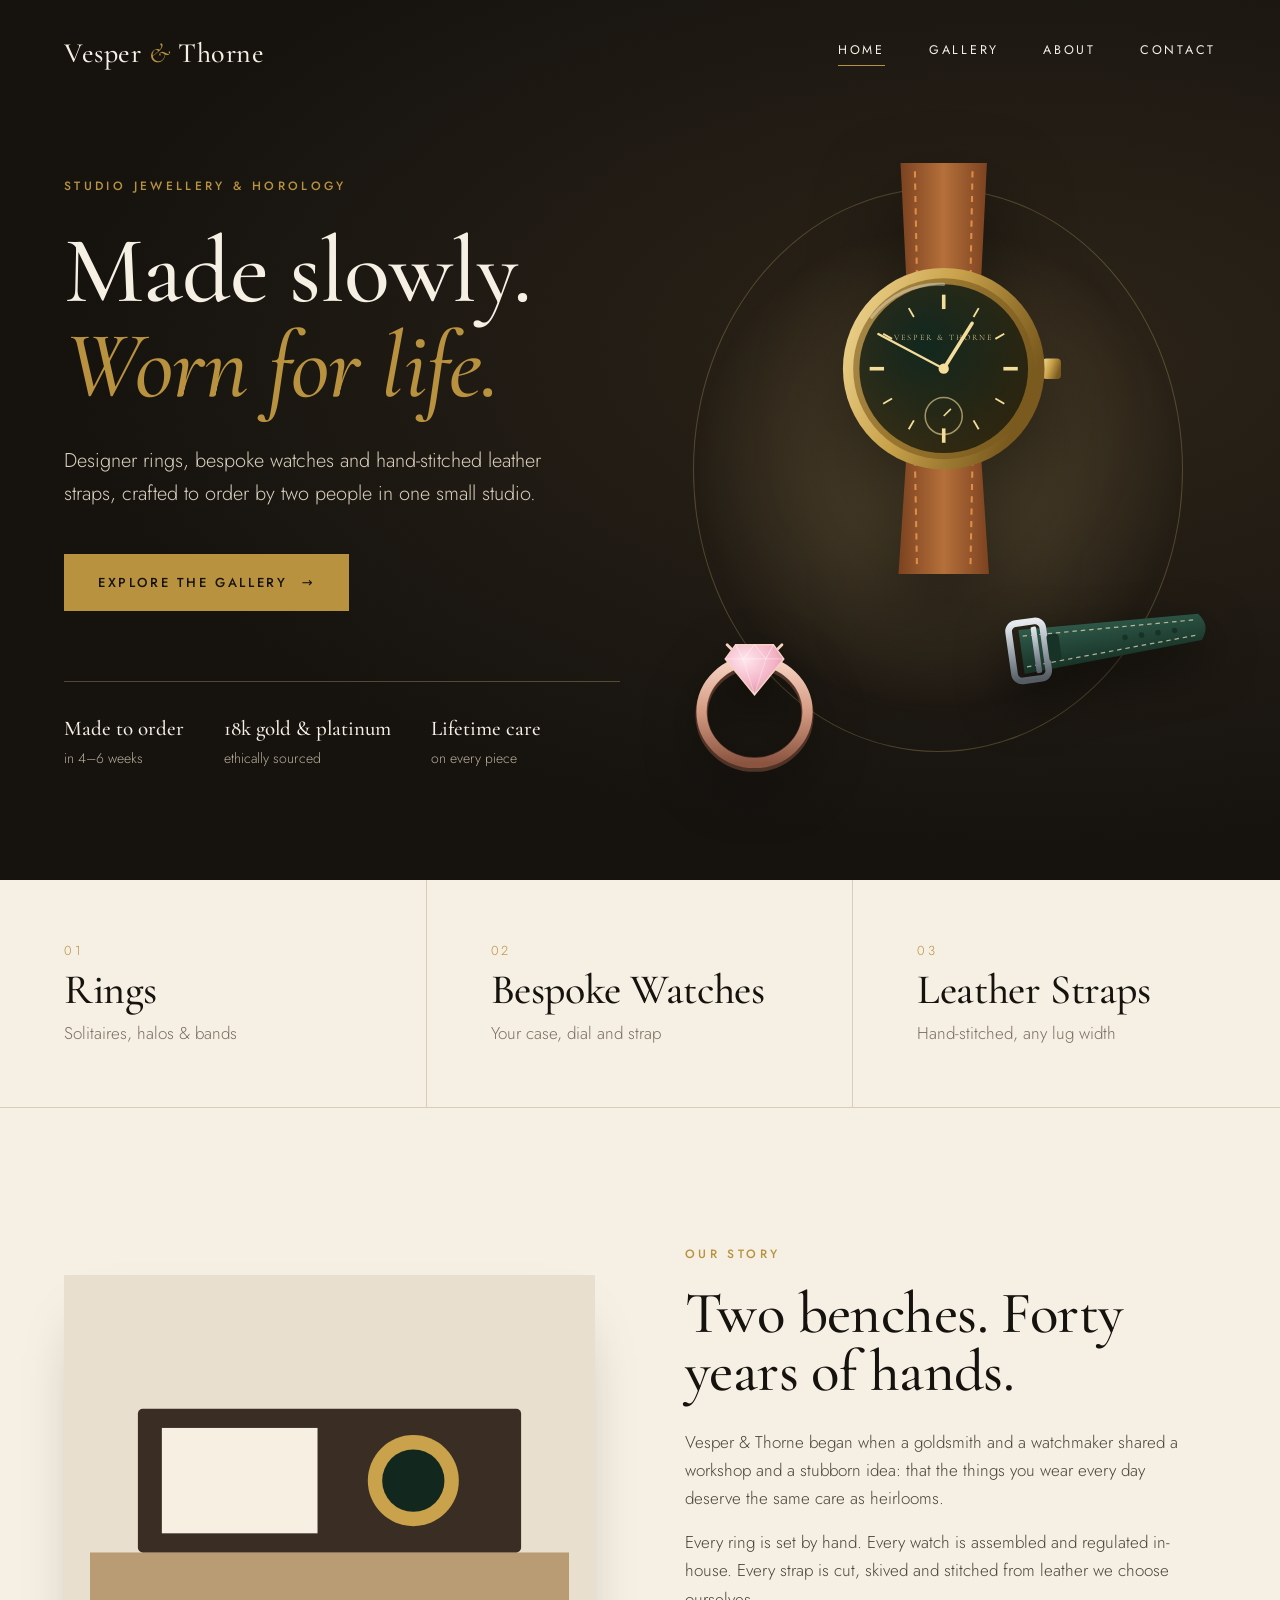
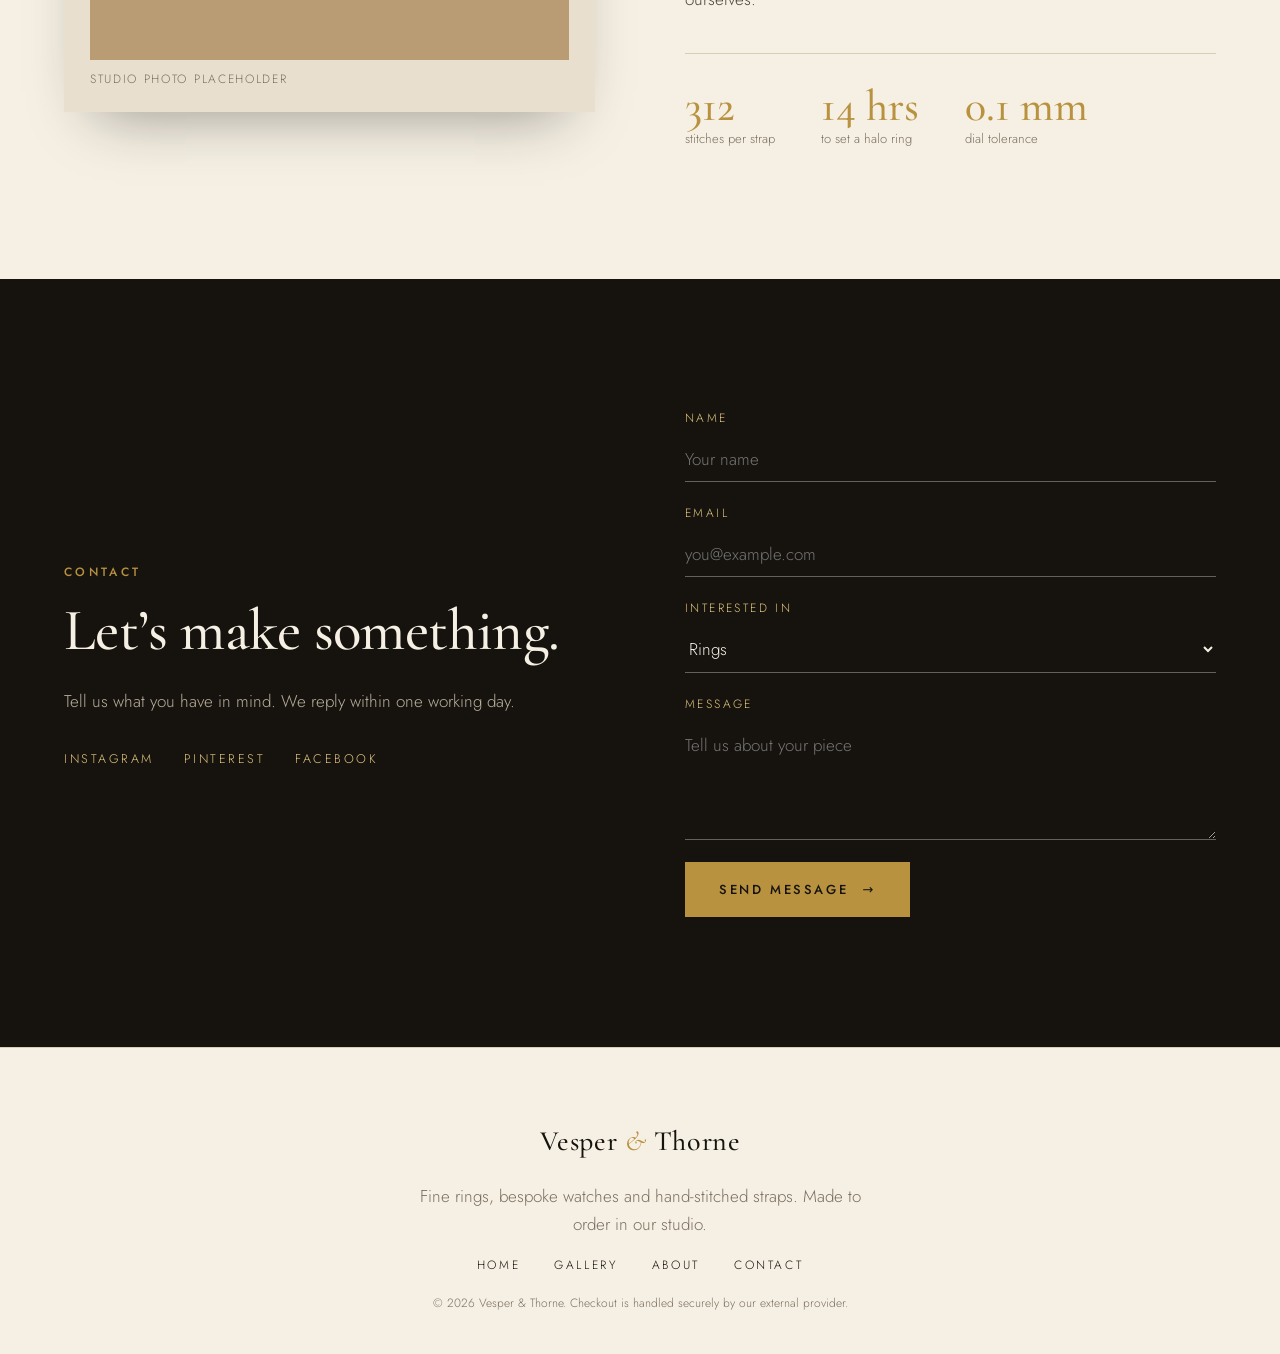
<file: index.html>
<!doctype html><html lang="en"><head><meta charset="utf-8"><meta name="viewport" content="width=device-width,initial-scale=1">
<title>Vesper & Thorne | Designer Rings, Bespoke Watches & Leather Straps</title><meta name="description" content="Designer rings, bespoke watches and hand-stitched leather watch straps, made to order. Explore the Vesper & Thorne gallery.">
<link rel="preconnect" href="https://fonts.googleapis.com"><link rel="preconnect" href="https://fonts.gstatic.com" crossorigin>
<link href="https://fonts.googleapis.com/css2?family=Cormorant+Garamond:ital,wght@0,400;0,500;0,600;1,400;1,500&family=Jost:wght@300;400;500&display=swap" rel="stylesheet">
<link rel="stylesheet" href="style.css"></head><body class="page-home"><header class="nav"><a class="brand" href="index.html">Vesper <i>&amp;</i> Thorne</a><nav aria-label="Primary"><a href="index.html" aria-current=page>Home</a><a href="gallery.html">Gallery</a><a href="index.html#about">About</a><a href="index.html#contact">Contact</a></nav></header><main><section class="hero"><div class="hero-copy"><span class="eyebrow">Studio jewellery &amp; horology</span>
<h1>Made slowly.<br><em>Worn for life.</em></h1>
<p class="lead">Designer rings, bespoke watches and hand-stitched leather straps, crafted to order by two people in one small studio.</p>
<a class="btn" href="gallery.html">Explore the gallery <span>&rarr;</span></a>
<ul class="facts"><li><b>Made to order</b>in 4&ndash;6 weeks</li><li><b>18k gold &amp; platinum</b>ethically sourced</li><li><b>Lifetime care</b>on every piece</li></ul></div>
<div class="hero-art"><div class="halo"></div><div class="a1"><svg viewBox="0 0 400 400" role="img" aria-hidden="true"><defs><linearGradient id="g12" x1="0" y1="0" x2="1" y2="0.4"><stop offset="0" stop-color="#F4DC9A"/><stop offset=".5" stop-color="#C9A24B"/><stop offset="1" stop-color="#7A5A1E"/></linearGradient>
<linearGradient id="lt12" x1="0" x2="1"><stop offset="0" stop-color="#7C4220"/><stop offset=".5" stop-color="#B5703A"/><stop offset="1" stop-color="#7C4220"/></linearGradient>
<radialGradient id="dl12" cx=".4" cy=".35" r=".9"><stop offset="0" stop-color="#12281F"/><stop offset="1" stop-color="#000" stop-opacity=".55"/></radialGradient></defs>
<path d="M158 0 H242 L236 120 H164 Z" fill="url(#lt12)"/><path d="M164 280 H236 L244 400 H156 Z" fill="url(#lt12)"/>
<path d="M172 8 L174 112 M228 8 L226 112" stroke="#B5703A" stroke-opacity=".7" stroke-width="2" stroke-dasharray="6 6" fill="none" style="filter:brightness(1.5)"/><path d="M172 288 L174 392 M228 288 L226 392" stroke="#B5703A" stroke-opacity=".7" stroke-width="2" stroke-dasharray="6 6" fill="none" style="filter:brightness(1.5)"/>
<rect x="296" y="190" width="18" height="20" rx="4" fill="url(#g12)"/>
<circle cx="200" cy="200" r="98" fill="url(#g12)"/><circle cx="200" cy="200" r="88" fill="#7A5A1E" opacity=".6"/>
<circle cx="200" cy="200" r="82" fill="url(#dl12)"/><line x1="200" y1="128" x2="200" y2="142" stroke="#F4DC9A" stroke-width="3.5" transform="rotate(0 200 200)"/><line x1="200" y1="132" x2="200" y2="142" stroke="#F4DC9A" stroke-width="1.8" transform="rotate(30 200 200)"/><line x1="200" y1="132" x2="200" y2="142" stroke="#F4DC9A" stroke-width="1.8" transform="rotate(60 200 200)"/><line x1="200" y1="128" x2="200" y2="142" stroke="#F4DC9A" stroke-width="3.5" transform="rotate(90 200 200)"/><line x1="200" y1="132" x2="200" y2="142" stroke="#F4DC9A" stroke-width="1.8" transform="rotate(120 200 200)"/><line x1="200" y1="132" x2="200" y2="142" stroke="#F4DC9A" stroke-width="1.8" transform="rotate(150 200 200)"/><line x1="200" y1="128" x2="200" y2="142" stroke="#F4DC9A" stroke-width="3.5" transform="rotate(180 200 200)"/><line x1="200" y1="132" x2="200" y2="142" stroke="#F4DC9A" stroke-width="1.8" transform="rotate(210 200 200)"/><line x1="200" y1="132" x2="200" y2="142" stroke="#F4DC9A" stroke-width="1.8" transform="rotate(240 200 200)"/><line x1="200" y1="128" x2="200" y2="142" stroke="#F4DC9A" stroke-width="3.5" transform="rotate(270 200 200)"/><line x1="200" y1="132" x2="200" y2="142" stroke="#F4DC9A" stroke-width="1.8" transform="rotate(300 200 200)"/><line x1="200" y1="132" x2="200" y2="142" stroke="#F4DC9A" stroke-width="1.8" transform="rotate(330 200 200)"/>
<circle cx="200" cy="246" r="18" fill="none" stroke="#F4DC9A" stroke-opacity=".6" stroke-width="1.5"/><line x1="200" y1="246" x2="207" y2="239" stroke="#F4DC9A" stroke-width="1.5"/>
<text x="200" y="172" text-anchor="middle" font-family="Cormorant Garamond,serif" font-size="8" letter-spacing="2" fill="#F4DC9A">VESPER &amp; THORNE</text>
<line x1="200" y1="200" x2="200" y2="148" stroke="#F4DC9A" stroke-width="3.5" stroke-linecap="round" transform="rotate(32 200 200)"/>
<line x1="200" y1="200" x2="200" y2="128" stroke="#F4DC9A" stroke-width="2.2" stroke-linecap="round" transform="rotate(-62 200 200)"/>
<circle cx="200" cy="200" r="5" fill="#F4DC9A"/>
<path d="M130 150 A82 82 0 0 1 200 118" fill="none" stroke="#fff" stroke-opacity=".35" stroke-width="3" stroke-linecap="round"/></svg></div><div class="a2"><svg viewBox="0 0 400 400" role="img" aria-hidden="true"><defs><linearGradient id="g13" x1="0" y1="0" x2="0" y2="1"><stop offset="0" stop-color="#F7D3C3"/><stop offset=".5" stop-color="#D49A82"/><stop offset="1" stop-color="#8A5440"/></linearGradient>
<radialGradient id="gm13" cx=".35" cy=".3" r=".9"><stop offset="0" stop-color="#FFE6EC"/><stop offset=".55" stop-color="#F3B3C6"/><stop offset="1" stop-color="#D07F9C"/></radialGradient></defs>
<ellipse cx="200" cy="268" rx="112" ry="108" fill="none" stroke="#8A5440" stroke-width="26" opacity=".5"/>
<ellipse cx="200" cy="262" rx="112" ry="108" fill="none" stroke="url(#g13)" stroke-width="22"/>
<ellipse cx="200" cy="262" rx="101" ry="97" fill="none" stroke="#8A5440" stroke-opacity=".35" stroke-width="2"/>
<polygon points="160,120 240,120 262,150 200,226 138,150" fill="url(#gm13)" stroke="#F7D3C3" stroke-width="3"/>
        <polyline points="138,150 262,150" fill="none" stroke="#fff" stroke-opacity=".55" stroke-width="1.5"/>
        <polyline points="160,120 176,150 200,120 224,150 240,120" fill="none" stroke="#fff" stroke-opacity=".7" stroke-width="1.5"/>
        <polyline points="176,150 200,226 224,150" fill="none" stroke="#fff" stroke-opacity=".5" stroke-width="1.5"/>
        <path d="M150 128 l-8 -8 M250 128 l8 -8" stroke="#F7D3C3" stroke-width="6" stroke-linecap="round"/></svg></div><div class="a3"><svg viewBox="0 0 400 400" role="img" aria-hidden="true"><defs><linearGradient id="g14" x1="0" y1="0" x2="0" y2="1"><stop offset="0" stop-color="#E6EAEE"/><stop offset=".5" stop-color="#9AA3AC"/><stop offset="1" stop-color="#555C64"/></linearGradient>
<linearGradient id="lt14" x1="0" y1="0" x2="0" y2="1"><stop offset="0" stop-color="#2F5A4A"/><stop offset="1" stop-color="#173226"/></linearGradient></defs>
<g transform="rotate(-8 200 200)">
<path d="M48 160 L372 176 Q392 200 372 224 L48 240 Z" fill="url(#lt14)"/>
<path d="M54 172 L362 186 M54 228 L362 214" stroke="#F3E3C3" stroke-opacity=".7" stroke-width="2.2" stroke-dasharray="8 7" fill="none"/>
<circle cx="236" cy="200" r="5" fill="#173226"/><circle cx="266" cy="200" r="5" fill="#173226"/><circle cx="296" cy="200" r="5" fill="#173226"/><circle cx="326" cy="200" r="5" fill="#173226"/>
<rect x="30" y="148" width="62" height="104" rx="14" fill="none" stroke="url(#g14)" stroke-width="12"/>
<rect x="70" y="158" width="10" height="84" rx="3" fill="url(#g14)"/>
<rect x="96" y="176" width="22" height="48" rx="6" fill="#173226"/></g></svg></div></div></section>
<section class="lines"><a href="gallery.html#rings"><span>01</span><h3>Rings</h3><p>Solitaires, halos &amp; bands</p></a><a href="gallery.html#watches"><span>02</span><h3>Bespoke Watches</h3><p>Your case, dial and strap</p></a><a href="gallery.html#straps"><span>03</span><h3>Leather Straps</h3><p>Hand-stitched, any lug width</p></a></section>
<section class="about" id="about"><div class="about-art"><div class="studio"><svg viewBox="0 0 400 300" aria-hidden="true"><rect width="400" height="300" fill="#E9DFCE"/><rect y="210" width="400" height="90" fill="#B99C73"/><rect x="40" y="90" width="320" height="120" rx="4" fill="#3A2E24"/><rect x="60" y="106" width="130" height="88" fill="#F6EFE2"/><circle cx="270" cy="150" r="38" fill="#C9A24B"/><circle cx="270" cy="150" r="26" fill="#12281F"/></svg><small>Studio photo placeholder</small></div></div>
<div><span class="eyebrow">Our story</span><h2>Two benches. Forty years of hands.</h2><p>Vesper &amp; Thorne began when a goldsmith and a watchmaker shared a workshop and a stubborn idea: that the things you wear every day deserve the same care as heirlooms.</p><p>Every ring is set by hand. Every watch is assembled and regulated in-house. Every strap is cut, skived and stitched from leather we choose ourselves.</p>
<div class="reel"><div><b>312</b>stitches per strap</div><div><b>14 hrs</b>to set a halo ring</div><div><b>0.1 mm</b>dial tolerance</div></div></div></section>
<section class="contact" id="contact"><div><span class="eyebrow">Contact</span><h2>Let&rsquo;s make something.</h2><p>Tell us what you have in mind. We reply within one working day.</p><ul class="social"><li><a href="#">Instagram</a></li><li><a href="#">Pinterest</a></li><li><a href="#">Facebook</a></li></ul></div>
<form onsubmit="return false"><label>Name<input placeholder="Your name"></label><label>Email<input type="email" placeholder="you@example.com"></label><label>Interested in<select><option>Rings</option><option>Bespoke watches</option><option>Leather straps</option></select></label><label>Message<textarea rows="4" placeholder="Tell us about your piece"></textarea></label><button class="btn" type="submit">Send message <span>&rarr;</span></button></form></section></main><footer class="foot"><div class="brand">Vesper <i>&amp;</i> Thorne</div><p>Fine rings, bespoke watches and hand-stitched straps. Made to order in our studio.</p>
<div class="fl"><a href="index.html">Home</a><a href="gallery.html">Gallery</a><a href="index.html#about">About</a><a href="index.html#contact">Contact</a></div><small>&copy; 2026 Vesper &amp; Thorne. Checkout is handled securely by our external provider.</small></footer></body></html>
</file>
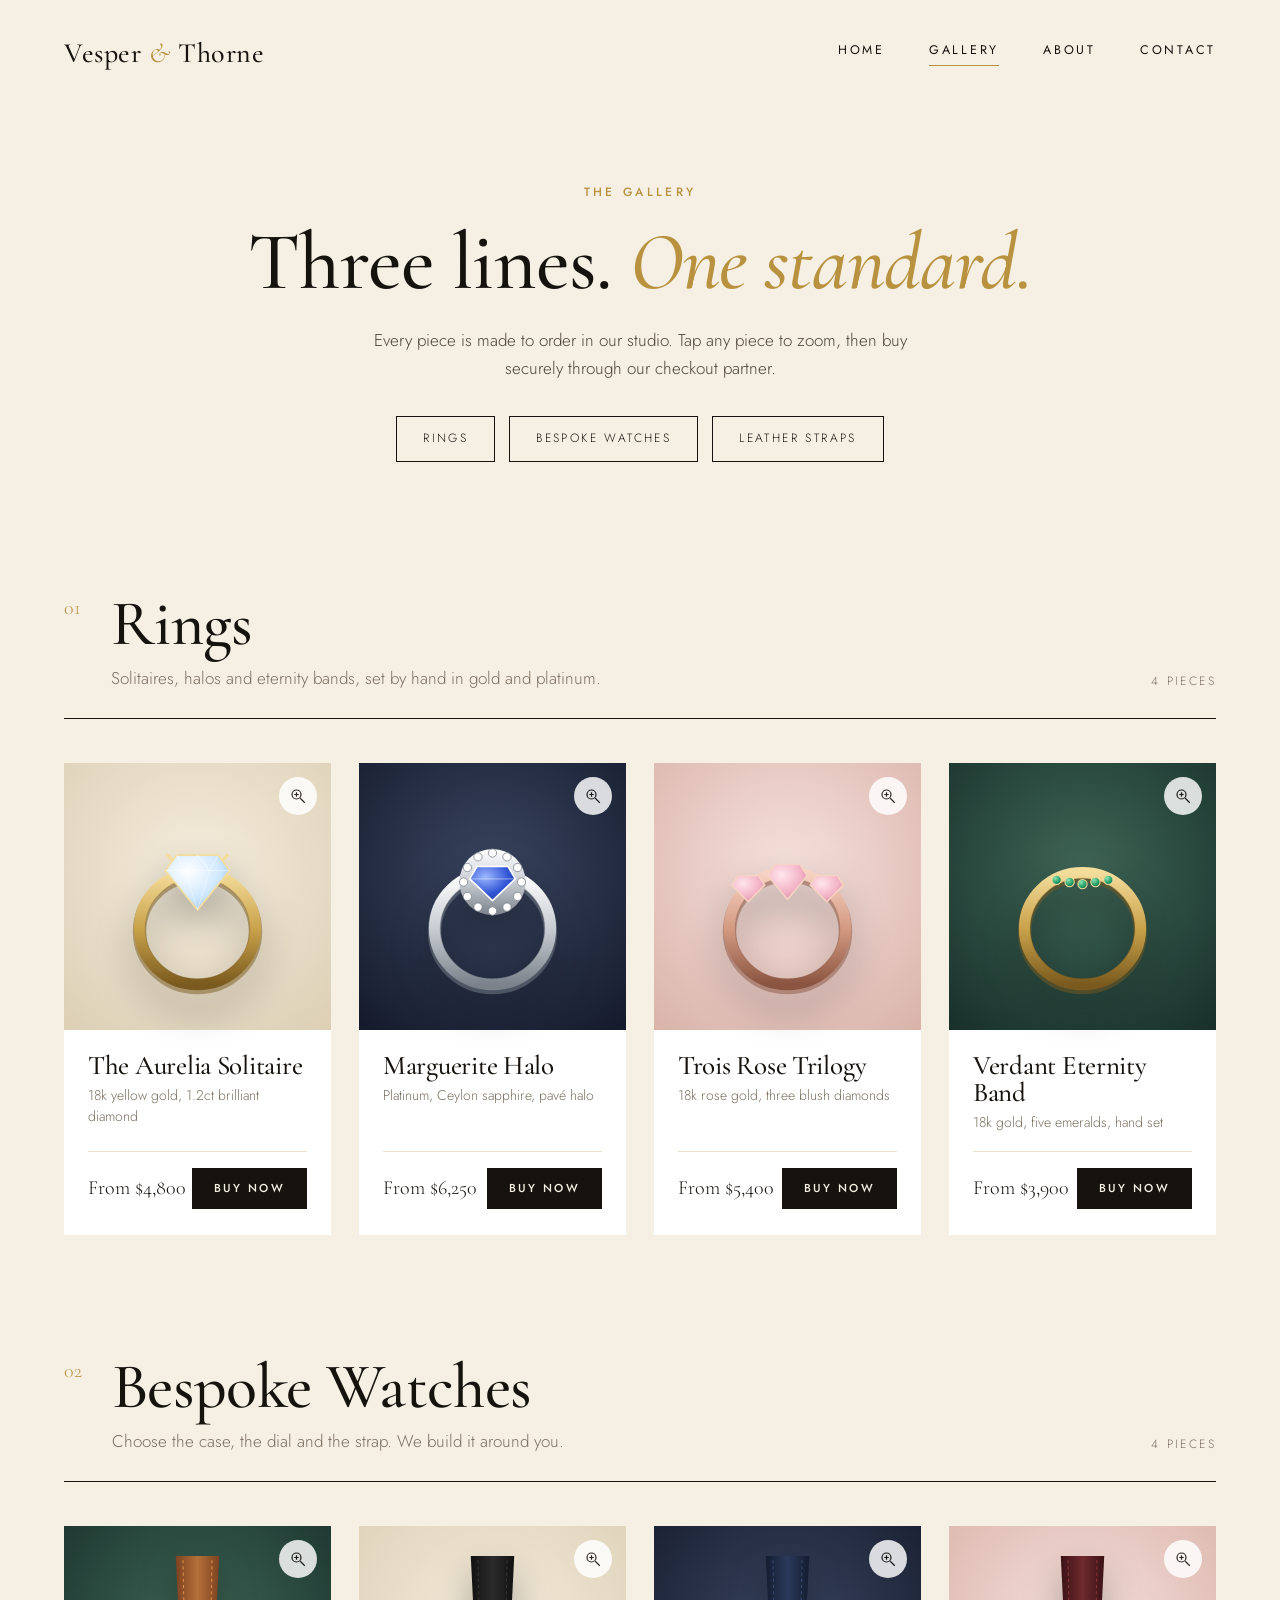
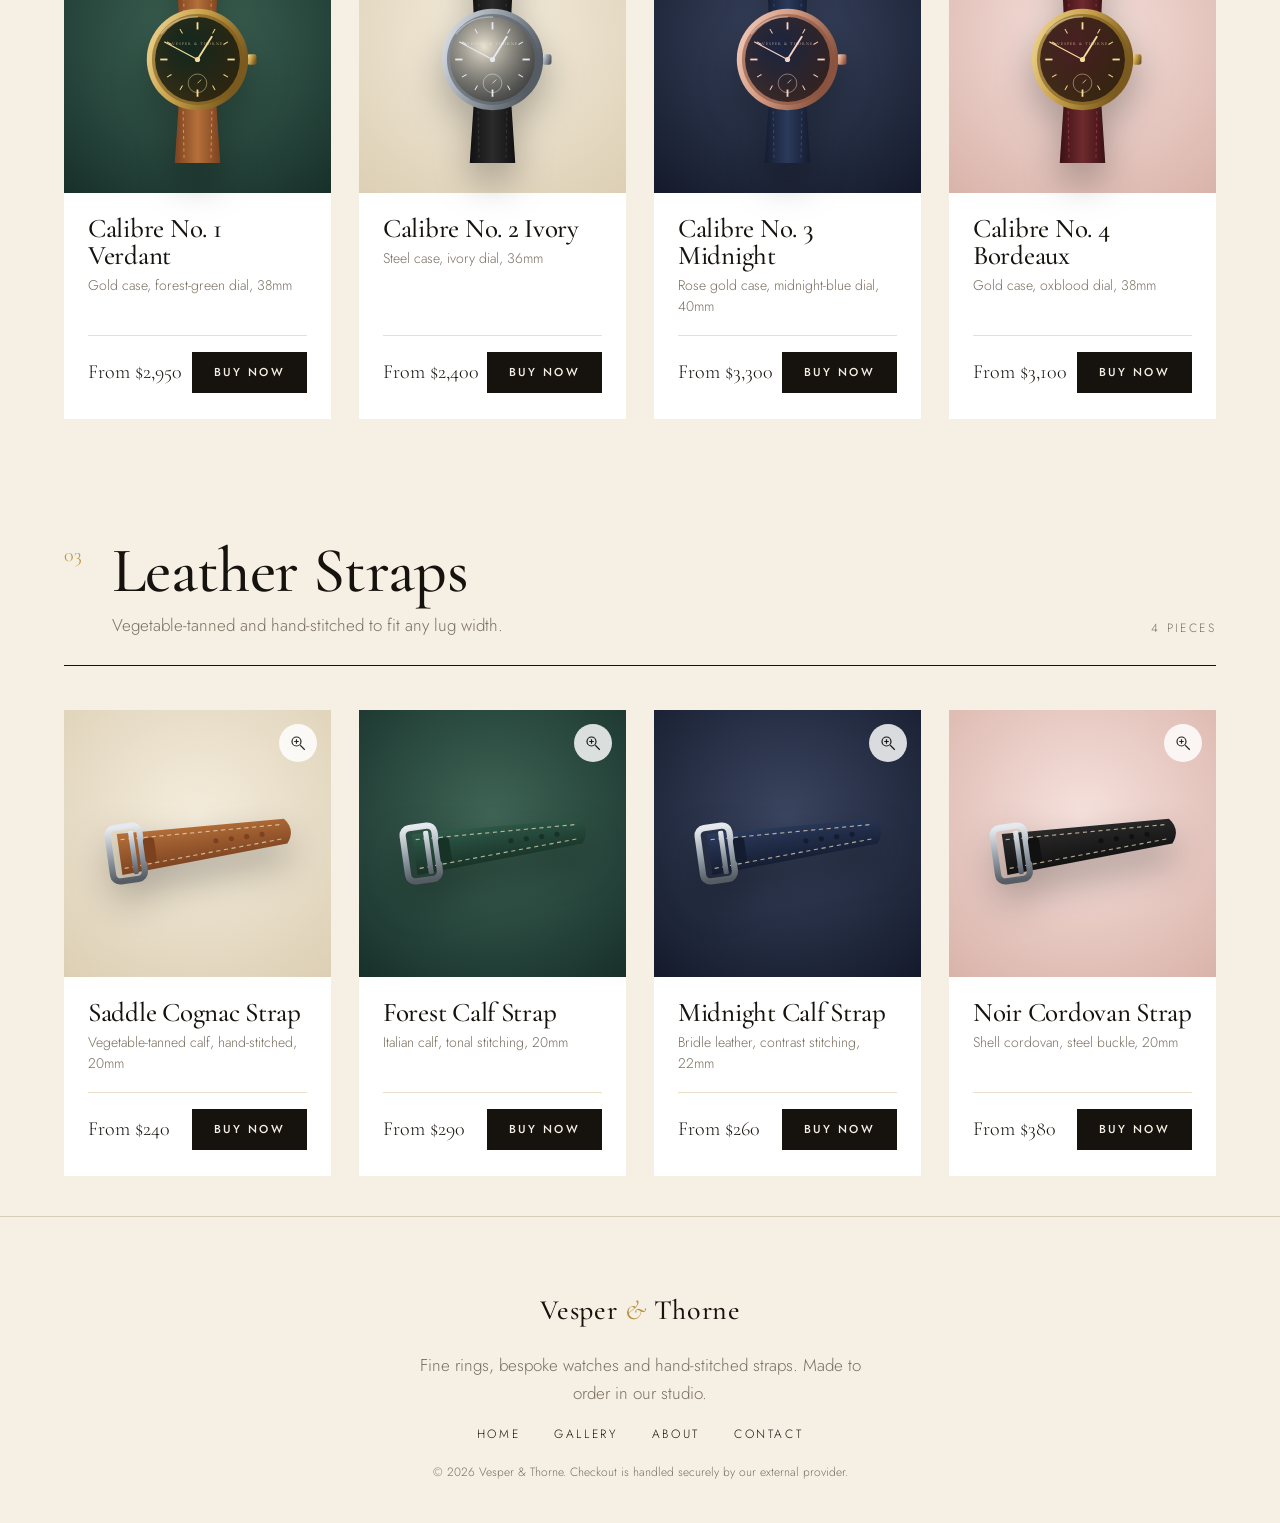
<file: gallery.html>
<!doctype html><html lang="en"><head><meta charset="utf-8"><meta name="viewport" content="width=device-width,initial-scale=1">
<title>Gallery | Rings, Bespoke Watches & Leather Straps | Vesper & Thorne</title><meta name="description" content="Browse the Vesper & Thorne gallery: designer rings, bespoke watches and hand-stitched leather watch straps. Zoom every piece and buy through our secure checkout.">
<link rel="preconnect" href="https://fonts.googleapis.com"><link rel="preconnect" href="https://fonts.gstatic.com" crossorigin>
<link href="https://fonts.googleapis.com/css2?family=Cormorant+Garamond:ital,wght@0,400;0,500;0,600;1,400;1,500&family=Jost:wght@300;400;500&display=swap" rel="stylesheet">
<link rel="stylesheet" href="style.css"></head><body class="page-gallery"><header class="nav"><a class="brand" href="index.html">Vesper <i>&amp;</i> Thorne</a><nav aria-label="Primary"><a href="index.html">Home</a><a href="gallery.html" aria-current=page>Gallery</a><a href="index.html#about">About</a><a href="index.html#contact">Contact</a></nav></header><main><section class="g-hero"><span class="eyebrow">The Gallery</span><h1>Three lines. <em>One standard.</em></h1><p>Every piece is made to order in our studio. Tap any piece to zoom, then buy securely through our checkout partner.</p><nav class="chips" aria-label="Jump to collection"><a href="#rings">Rings</a><a href="#watches">Bespoke Watches</a><a href="#straps">Leather Straps</a></nav></section><section class="cat" id="rings"><header class="cat-head"><span class="num">01</span><div><h2>Rings</h2><p>Solitaires, halos and eternity bands, set by hand in gold and platinum.</p></div><span class="count">4 pieces</span></header><div class="grid"><article class="item sand" data-name="The Aurelia Solitaire" data-meta="18k yellow gold, 1.2ct brilliant diamond" data-price="From $4,800">
<button class="art" aria-label="Zoom The Aurelia Solitaire"><svg viewBox="0 0 400 400" role="img" aria-hidden="true"><defs><linearGradient id="g0" x1="0" y1="0" x2="0" y2="1"><stop offset="0" stop-color="#F4DC9A"/><stop offset=".5" stop-color="#C9A24B"/><stop offset="1" stop-color="#7A5A1E"/></linearGradient>
<radialGradient id="gm0" cx=".35" cy=".3" r=".9"><stop offset="0" stop-color="#FFFFFF"/><stop offset=".55" stop-color="#CFE8FF"/><stop offset="1" stop-color="#8FB6E8"/></radialGradient></defs>
<ellipse cx="200" cy="268" rx="112" ry="108" fill="none" stroke="#7A5A1E" stroke-width="26" opacity=".5"/>
<ellipse cx="200" cy="262" rx="112" ry="108" fill="none" stroke="url(#g0)" stroke-width="22"/>
<ellipse cx="200" cy="262" rx="101" ry="97" fill="none" stroke="#7A5A1E" stroke-opacity=".35" stroke-width="2"/>
<polygon points="160,120 240,120 262,150 200,226 138,150" fill="url(#gm0)" stroke="#F4DC9A" stroke-width="3"/>
        <polyline points="138,150 262,150" fill="none" stroke="#fff" stroke-opacity=".55" stroke-width="1.5"/>
        <polyline points="160,120 176,150 200,120 224,150 240,120" fill="none" stroke="#fff" stroke-opacity=".7" stroke-width="1.5"/>
        <polyline points="176,150 200,226 224,150" fill="none" stroke="#fff" stroke-opacity=".5" stroke-width="1.5"/>
        <path d="M150 128 l-8 -8 M250 128 l8 -8" stroke="#F4DC9A" stroke-width="6" stroke-linecap="round"/></svg><span class="zoom" aria-hidden="true"><svg viewBox="0 0 24 24"><circle cx="10" cy="10" r="6"/><path d="M15 15l6 6M10 7v6M7 10h6"/></svg></span></button>
<div class="info"><div><h3>The Aurelia Solitaire</h3><p>18k yellow gold, 1.2ct brilliant diamond</p></div><div class="buy"><span>From $4,800</span><a class="btn-buy" href="#" rel="noopener">Buy Now</a></div></div></article><article class="item night" data-name="Marguerite Halo" data-meta="Platinum, Ceylon sapphire, pavé halo" data-price="From $6,250">
<button class="art" aria-label="Zoom Marguerite Halo"><svg viewBox="0 0 400 400" role="img" aria-hidden="true"><defs><linearGradient id="g1" x1="0" y1="0" x2="0" y2="1"><stop offset="0" stop-color="#FFFFFF"/><stop offset=".5" stop-color="#C8CDD3"/><stop offset="1" stop-color="#7B828B"/></linearGradient>
<radialGradient id="gm1" cx=".35" cy=".3" r=".9"><stop offset="0" stop-color="#9DB8FF"/><stop offset=".55" stop-color="#3256D6"/><stop offset="1" stop-color="#142C85"/></radialGradient></defs>
<ellipse cx="200" cy="268" rx="112" ry="108" fill="none" stroke="#7B828B" stroke-width="26" opacity=".5"/>
<ellipse cx="200" cy="262" rx="112" ry="108" fill="none" stroke="url(#g1)" stroke-width="22"/>
<ellipse cx="200" cy="262" rx="101" ry="97" fill="none" stroke="#7B828B" stroke-opacity=".35" stroke-width="2"/>
<circle cx="200" cy="172" r="64" fill="url(#g1)"/><circle cx="256.0" cy="172.0" r="8" fill="#fff" stroke="#7B828B" stroke-width="1.5"/><circle cx="248.5" cy="200.0" r="8" fill="#fff" stroke="#7B828B" stroke-width="1.5"/><circle cx="228.0" cy="220.5" r="8" fill="#fff" stroke="#7B828B" stroke-width="1.5"/><circle cx="200.0" cy="228.0" r="8" fill="#fff" stroke="#7B828B" stroke-width="1.5"/><circle cx="172.0" cy="220.5" r="8" fill="#fff" stroke="#7B828B" stroke-width="1.5"/><circle cx="151.5" cy="200.0" r="8" fill="#fff" stroke="#7B828B" stroke-width="1.5"/><circle cx="144.0" cy="172.0" r="8" fill="#fff" stroke="#7B828B" stroke-width="1.5"/><circle cx="151.5" cy="144.0" r="8" fill="#fff" stroke="#7B828B" stroke-width="1.5"/><circle cx="172.0" cy="123.5" r="8" fill="#fff" stroke="#7B828B" stroke-width="1.5"/><circle cx="200.0" cy="116.0" r="8" fill="#fff" stroke="#7B828B" stroke-width="1.5"/><circle cx="228.0" cy="123.5" r="8" fill="#fff" stroke="#7B828B" stroke-width="1.5"/><circle cx="248.5" cy="144.0" r="8" fill="#fff" stroke="#7B828B" stroke-width="1.5"/>
        <polygon points="170,142 230,142 244,166 200,208 156,166" fill="url(#gm1)" stroke="#FFFFFF" stroke-width="3"/>
        <polyline points="156,166 244,166" stroke="#fff" stroke-opacity=".6" stroke-width="1.5"/></svg><span class="zoom" aria-hidden="true"><svg viewBox="0 0 24 24"><circle cx="10" cy="10" r="6"/><path d="M15 15l6 6M10 7v6M7 10h6"/></svg></span></button>
<div class="info"><div><h3>Marguerite Halo</h3><p>Platinum, Ceylon sapphire, pavé halo</p></div><div class="buy"><span>From $6,250</span><a class="btn-buy" href="#" rel="noopener">Buy Now</a></div></div></article><article class="item blush" data-name="Trois Rose Trilogy" data-meta="18k rose gold, three blush diamonds" data-price="From $5,400">
<button class="art" aria-label="Zoom Trois Rose Trilogy"><svg viewBox="0 0 400 400" role="img" aria-hidden="true"><defs><linearGradient id="g2" x1="0" y1="0" x2="0" y2="1"><stop offset="0" stop-color="#F7D3C3"/><stop offset=".5" stop-color="#D49A82"/><stop offset="1" stop-color="#8A5440"/></linearGradient>
<radialGradient id="gm2" cx=".35" cy=".3" r=".9"><stop offset="0" stop-color="#FFE6EC"/><stop offset=".55" stop-color="#F3B3C6"/><stop offset="1" stop-color="#D07F9C"/></radialGradient></defs>
<ellipse cx="200" cy="268" rx="112" ry="108" fill="none" stroke="#8A5440" stroke-width="26" opacity=".5"/>
<ellipse cx="200" cy="262" rx="112" ry="108" fill="none" stroke="url(#g2)" stroke-width="22"/>
<ellipse cx="200" cy="262" rx="101" ry="97" fill="none" stroke="#8A5440" stroke-opacity=".35" stroke-width="2"/>
<polygon points="176,138 224,138 238,160 200,206 162,160" fill="url(#gm2)" stroke="#F7D3C3" stroke-width="3"/><polygon points="104,160 144,160 156,178 124,210 92,178" fill="url(#gm2)" stroke="#F7D3C3" stroke-width="3"/><polygon points="256,160 296,160 308,178 276,210 244,178" fill="url(#gm2)" stroke="#F7D3C3" stroke-width="3"/></svg><span class="zoom" aria-hidden="true"><svg viewBox="0 0 24 24"><circle cx="10" cy="10" r="6"/><path d="M15 15l6 6M10 7v6M7 10h6"/></svg></span></button>
<div class="info"><div><h3>Trois Rose Trilogy</h3><p>18k rose gold, three blush diamonds</p></div><div class="buy"><span>From $5,400</span><a class="btn-buy" href="#" rel="noopener">Buy Now</a></div></div></article><article class="item forest" data-name="Verdant Eternity Band" data-meta="18k gold, five emeralds, hand set" data-price="From $3,900">
<button class="art" aria-label="Zoom Verdant Eternity Band"><svg viewBox="0 0 400 400" role="img" aria-hidden="true"><defs><linearGradient id="g3" x1="0" y1="0" x2="0" y2="1"><stop offset="0" stop-color="#F4DC9A"/><stop offset=".5" stop-color="#C9A24B"/><stop offset="1" stop-color="#7A5A1E"/></linearGradient>
<radialGradient id="gm3" cx=".35" cy=".3" r=".9"><stop offset="0" stop-color="#8BE3B4"/><stop offset=".55" stop-color="#25A06A"/><stop offset="1" stop-color="#0B5B3A"/></radialGradient></defs>
<ellipse cx="200" cy="268" rx="112" ry="108" fill="none" stroke="#7A5A1E" stroke-width="26" opacity=".5"/>
<ellipse cx="200" cy="262" rx="112" ry="108" fill="none" stroke="url(#g3)" stroke-width="22"/>
<ellipse cx="200" cy="262" rx="101" ry="97" fill="none" stroke="#7A5A1E" stroke-opacity=".35" stroke-width="2"/>
<circle cx="150" cy="168" r="9" fill="url(#gm3)" stroke="#F4DC9A" stroke-width="2"/><circle cx="175" cy="172" r="9" fill="url(#gm3)" stroke="#F4DC9A" stroke-width="2"/><circle cx="200" cy="176" r="9" fill="url(#gm3)" stroke="#F4DC9A" stroke-width="2"/><circle cx="225" cy="172" r="9" fill="url(#gm3)" stroke="#F4DC9A" stroke-width="2"/><circle cx="250" cy="168" r="9" fill="url(#gm3)" stroke="#F4DC9A" stroke-width="2"/></svg><span class="zoom" aria-hidden="true"><svg viewBox="0 0 24 24"><circle cx="10" cy="10" r="6"/><path d="M15 15l6 6M10 7v6M7 10h6"/></svg></span></button>
<div class="info"><div><h3>Verdant Eternity Band</h3><p>18k gold, five emeralds, hand set</p></div><div class="buy"><span>From $3,900</span><a class="btn-buy" href="#" rel="noopener">Buy Now</a></div></div></article></div></section><section class="cat" id="watches"><header class="cat-head"><span class="num">02</span><div><h2>Bespoke Watches</h2><p>Choose the case, the dial and the strap. We build it around you.</p></div><span class="count">4 pieces</span></header><div class="grid"><article class="item forest" data-name="Calibre No. 1 Verdant" data-meta="Gold case, forest-green dial, 38mm" data-price="From $2,950">
<button class="art" aria-label="Zoom Calibre No. 1 Verdant"><svg viewBox="0 0 400 400" role="img" aria-hidden="true"><defs><linearGradient id="g4" x1="0" y1="0" x2="1" y2="0.4"><stop offset="0" stop-color="#F4DC9A"/><stop offset=".5" stop-color="#C9A24B"/><stop offset="1" stop-color="#7A5A1E"/></linearGradient>
<linearGradient id="lt4" x1="0" x2="1"><stop offset="0" stop-color="#7C4220"/><stop offset=".5" stop-color="#B5703A"/><stop offset="1" stop-color="#7C4220"/></linearGradient>
<radialGradient id="dl4" cx=".4" cy=".35" r=".9"><stop offset="0" stop-color="#12281F"/><stop offset="1" stop-color="#000" stop-opacity=".55"/></radialGradient></defs>
<path d="M158 0 H242 L236 120 H164 Z" fill="url(#lt4)"/><path d="M164 280 H236 L244 400 H156 Z" fill="url(#lt4)"/>
<path d="M172 8 L174 112 M228 8 L226 112" stroke="#B5703A" stroke-opacity=".7" stroke-width="2" stroke-dasharray="6 6" fill="none" style="filter:brightness(1.5)"/><path d="M172 288 L174 392 M228 288 L226 392" stroke="#B5703A" stroke-opacity=".7" stroke-width="2" stroke-dasharray="6 6" fill="none" style="filter:brightness(1.5)"/>
<rect x="296" y="190" width="18" height="20" rx="4" fill="url(#g4)"/>
<circle cx="200" cy="200" r="98" fill="url(#g4)"/><circle cx="200" cy="200" r="88" fill="#7A5A1E" opacity=".6"/>
<circle cx="200" cy="200" r="82" fill="url(#dl4)"/><line x1="200" y1="128" x2="200" y2="142" stroke="#F4DC9A" stroke-width="3.5" transform="rotate(0 200 200)"/><line x1="200" y1="132" x2="200" y2="142" stroke="#F4DC9A" stroke-width="1.8" transform="rotate(30 200 200)"/><line x1="200" y1="132" x2="200" y2="142" stroke="#F4DC9A" stroke-width="1.8" transform="rotate(60 200 200)"/><line x1="200" y1="128" x2="200" y2="142" stroke="#F4DC9A" stroke-width="3.5" transform="rotate(90 200 200)"/><line x1="200" y1="132" x2="200" y2="142" stroke="#F4DC9A" stroke-width="1.8" transform="rotate(120 200 200)"/><line x1="200" y1="132" x2="200" y2="142" stroke="#F4DC9A" stroke-width="1.8" transform="rotate(150 200 200)"/><line x1="200" y1="128" x2="200" y2="142" stroke="#F4DC9A" stroke-width="3.5" transform="rotate(180 200 200)"/><line x1="200" y1="132" x2="200" y2="142" stroke="#F4DC9A" stroke-width="1.8" transform="rotate(210 200 200)"/><line x1="200" y1="132" x2="200" y2="142" stroke="#F4DC9A" stroke-width="1.8" transform="rotate(240 200 200)"/><line x1="200" y1="128" x2="200" y2="142" stroke="#F4DC9A" stroke-width="3.5" transform="rotate(270 200 200)"/><line x1="200" y1="132" x2="200" y2="142" stroke="#F4DC9A" stroke-width="1.8" transform="rotate(300 200 200)"/><line x1="200" y1="132" x2="200" y2="142" stroke="#F4DC9A" stroke-width="1.8" transform="rotate(330 200 200)"/>
<circle cx="200" cy="246" r="18" fill="none" stroke="#F4DC9A" stroke-opacity=".6" stroke-width="1.5"/><line x1="200" y1="246" x2="207" y2="239" stroke="#F4DC9A" stroke-width="1.5"/>
<text x="200" y="172" text-anchor="middle" font-family="Cormorant Garamond,serif" font-size="8" letter-spacing="2" fill="#F4DC9A">VESPER &amp; THORNE</text>
<line x1="200" y1="200" x2="200" y2="148" stroke="#F4DC9A" stroke-width="3.5" stroke-linecap="round" transform="rotate(32 200 200)"/>
<line x1="200" y1="200" x2="200" y2="128" stroke="#F4DC9A" stroke-width="2.2" stroke-linecap="round" transform="rotate(-62 200 200)"/>
<circle cx="200" cy="200" r="5" fill="#F4DC9A"/>
<path d="M130 150 A82 82 0 0 1 200 118" fill="none" stroke="#fff" stroke-opacity=".35" stroke-width="3" stroke-linecap="round"/></svg><span class="zoom" aria-hidden="true"><svg viewBox="0 0 24 24"><circle cx="10" cy="10" r="6"/><path d="M15 15l6 6M10 7v6M7 10h6"/></svg></span></button>
<div class="info"><div><h3>Calibre No. 1 Verdant</h3><p>Gold case, forest-green dial, 38mm</p></div><div class="buy"><span>From $2,950</span><a class="btn-buy" href="#" rel="noopener">Buy Now</a></div></div></article><article class="item sand" data-name="Calibre No. 2 Ivory" data-meta="Steel case, ivory dial, 36mm" data-price="From $2,400">
<button class="art" aria-label="Zoom Calibre No. 2 Ivory"><svg viewBox="0 0 400 400" role="img" aria-hidden="true"><defs><linearGradient id="g5" x1="0" y1="0" x2="1" y2="0.4"><stop offset="0" stop-color="#E6EAEE"/><stop offset=".5" stop-color="#9AA3AC"/><stop offset="1" stop-color="#555C64"/></linearGradient>
<linearGradient id="lt5" x1="0" x2="1"><stop offset="0" stop-color="#111"/><stop offset=".5" stop-color="#2C2B2B"/><stop offset="1" stop-color="#111"/></linearGradient>
<radialGradient id="dl5" cx=".4" cy=".35" r=".9"><stop offset="0" stop-color="#E9E2D0"/><stop offset="1" stop-color="#000" stop-opacity=".55"/></radialGradient></defs>
<path d="M158 0 H242 L236 120 H164 Z" fill="url(#lt5)"/><path d="M164 280 H236 L244 400 H156 Z" fill="url(#lt5)"/>
<path d="M172 8 L174 112 M228 8 L226 112" stroke="#2C2B2B" stroke-opacity=".7" stroke-width="2" stroke-dasharray="6 6" fill="none" style="filter:brightness(1.5)"/><path d="M172 288 L174 392 M228 288 L226 392" stroke="#2C2B2B" stroke-opacity=".7" stroke-width="2" stroke-dasharray="6 6" fill="none" style="filter:brightness(1.5)"/>
<rect x="296" y="190" width="18" height="20" rx="4" fill="url(#g5)"/>
<circle cx="200" cy="200" r="98" fill="url(#g5)"/><circle cx="200" cy="200" r="88" fill="#555C64" opacity=".6"/>
<circle cx="200" cy="200" r="82" fill="url(#dl5)"/><line x1="200" y1="128" x2="200" y2="142" stroke="#E6EAEE" stroke-width="3.5" transform="rotate(0 200 200)"/><line x1="200" y1="132" x2="200" y2="142" stroke="#E6EAEE" stroke-width="1.8" transform="rotate(30 200 200)"/><line x1="200" y1="132" x2="200" y2="142" stroke="#E6EAEE" stroke-width="1.8" transform="rotate(60 200 200)"/><line x1="200" y1="128" x2="200" y2="142" stroke="#E6EAEE" stroke-width="3.5" transform="rotate(90 200 200)"/><line x1="200" y1="132" x2="200" y2="142" stroke="#E6EAEE" stroke-width="1.8" transform="rotate(120 200 200)"/><line x1="200" y1="132" x2="200" y2="142" stroke="#E6EAEE" stroke-width="1.8" transform="rotate(150 200 200)"/><line x1="200" y1="128" x2="200" y2="142" stroke="#E6EAEE" stroke-width="3.5" transform="rotate(180 200 200)"/><line x1="200" y1="132" x2="200" y2="142" stroke="#E6EAEE" stroke-width="1.8" transform="rotate(210 200 200)"/><line x1="200" y1="132" x2="200" y2="142" stroke="#E6EAEE" stroke-width="1.8" transform="rotate(240 200 200)"/><line x1="200" y1="128" x2="200" y2="142" stroke="#E6EAEE" stroke-width="3.5" transform="rotate(270 200 200)"/><line x1="200" y1="132" x2="200" y2="142" stroke="#E6EAEE" stroke-width="1.8" transform="rotate(300 200 200)"/><line x1="200" y1="132" x2="200" y2="142" stroke="#E6EAEE" stroke-width="1.8" transform="rotate(330 200 200)"/>
<circle cx="200" cy="246" r="18" fill="none" stroke="#E6EAEE" stroke-opacity=".6" stroke-width="1.5"/><line x1="200" y1="246" x2="207" y2="239" stroke="#E6EAEE" stroke-width="1.5"/>
<text x="200" y="172" text-anchor="middle" font-family="Cormorant Garamond,serif" font-size="8" letter-spacing="2" fill="#E6EAEE">VESPER &amp; THORNE</text>
<line x1="200" y1="200" x2="200" y2="148" stroke="#E6EAEE" stroke-width="3.5" stroke-linecap="round" transform="rotate(32 200 200)"/>
<line x1="200" y1="200" x2="200" y2="128" stroke="#E6EAEE" stroke-width="2.2" stroke-linecap="round" transform="rotate(-62 200 200)"/>
<circle cx="200" cy="200" r="5" fill="#E6EAEE"/>
<path d="M130 150 A82 82 0 0 1 200 118" fill="none" stroke="#fff" stroke-opacity=".35" stroke-width="3" stroke-linecap="round"/></svg><span class="zoom" aria-hidden="true"><svg viewBox="0 0 24 24"><circle cx="10" cy="10" r="6"/><path d="M15 15l6 6M10 7v6M7 10h6"/></svg></span></button>
<div class="info"><div><h3>Calibre No. 2 Ivory</h3><p>Steel case, ivory dial, 36mm</p></div><div class="buy"><span>From $2,400</span><a class="btn-buy" href="#" rel="noopener">Buy Now</a></div></div></article><article class="item night" data-name="Calibre No. 3 Midnight" data-meta="Rose gold case, midnight-blue dial, 40mm" data-price="From $3,300">
<button class="art" aria-label="Zoom Calibre No. 3 Midnight"><svg viewBox="0 0 400 400" role="img" aria-hidden="true"><defs><linearGradient id="g6" x1="0" y1="0" x2="1" y2="0.4"><stop offset="0" stop-color="#F7D3C3"/><stop offset=".5" stop-color="#D49A82"/><stop offset="1" stop-color="#8A5440"/></linearGradient>
<linearGradient id="lt6" x1="0" x2="1"><stop offset="0" stop-color="#141C30"/><stop offset=".5" stop-color="#2B3A5C"/><stop offset="1" stop-color="#141C30"/></linearGradient>
<radialGradient id="dl6" cx=".4" cy=".35" r=".9"><stop offset="0" stop-color="#1B2543"/><stop offset="1" stop-color="#000" stop-opacity=".55"/></radialGradient></defs>
<path d="M158 0 H242 L236 120 H164 Z" fill="url(#lt6)"/><path d="M164 280 H236 L244 400 H156 Z" fill="url(#lt6)"/>
<path d="M172 8 L174 112 M228 8 L226 112" stroke="#2B3A5C" stroke-opacity=".7" stroke-width="2" stroke-dasharray="6 6" fill="none" style="filter:brightness(1.5)"/><path d="M172 288 L174 392 M228 288 L226 392" stroke="#2B3A5C" stroke-opacity=".7" stroke-width="2" stroke-dasharray="6 6" fill="none" style="filter:brightness(1.5)"/>
<rect x="296" y="190" width="18" height="20" rx="4" fill="url(#g6)"/>
<circle cx="200" cy="200" r="98" fill="url(#g6)"/><circle cx="200" cy="200" r="88" fill="#8A5440" opacity=".6"/>
<circle cx="200" cy="200" r="82" fill="url(#dl6)"/><line x1="200" y1="128" x2="200" y2="142" stroke="#F7D3C3" stroke-width="3.5" transform="rotate(0 200 200)"/><line x1="200" y1="132" x2="200" y2="142" stroke="#F7D3C3" stroke-width="1.8" transform="rotate(30 200 200)"/><line x1="200" y1="132" x2="200" y2="142" stroke="#F7D3C3" stroke-width="1.8" transform="rotate(60 200 200)"/><line x1="200" y1="128" x2="200" y2="142" stroke="#F7D3C3" stroke-width="3.5" transform="rotate(90 200 200)"/><line x1="200" y1="132" x2="200" y2="142" stroke="#F7D3C3" stroke-width="1.8" transform="rotate(120 200 200)"/><line x1="200" y1="132" x2="200" y2="142" stroke="#F7D3C3" stroke-width="1.8" transform="rotate(150 200 200)"/><line x1="200" y1="128" x2="200" y2="142" stroke="#F7D3C3" stroke-width="3.5" transform="rotate(180 200 200)"/><line x1="200" y1="132" x2="200" y2="142" stroke="#F7D3C3" stroke-width="1.8" transform="rotate(210 200 200)"/><line x1="200" y1="132" x2="200" y2="142" stroke="#F7D3C3" stroke-width="1.8" transform="rotate(240 200 200)"/><line x1="200" y1="128" x2="200" y2="142" stroke="#F7D3C3" stroke-width="3.5" transform="rotate(270 200 200)"/><line x1="200" y1="132" x2="200" y2="142" stroke="#F7D3C3" stroke-width="1.8" transform="rotate(300 200 200)"/><line x1="200" y1="132" x2="200" y2="142" stroke="#F7D3C3" stroke-width="1.8" transform="rotate(330 200 200)"/>
<circle cx="200" cy="246" r="18" fill="none" stroke="#F7D3C3" stroke-opacity=".6" stroke-width="1.5"/><line x1="200" y1="246" x2="207" y2="239" stroke="#F7D3C3" stroke-width="1.5"/>
<text x="200" y="172" text-anchor="middle" font-family="Cormorant Garamond,serif" font-size="8" letter-spacing="2" fill="#F7D3C3">VESPER &amp; THORNE</text>
<line x1="200" y1="200" x2="200" y2="148" stroke="#F7D3C3" stroke-width="3.5" stroke-linecap="round" transform="rotate(32 200 200)"/>
<line x1="200" y1="200" x2="200" y2="128" stroke="#F7D3C3" stroke-width="2.2" stroke-linecap="round" transform="rotate(-62 200 200)"/>
<circle cx="200" cy="200" r="5" fill="#F7D3C3"/>
<path d="M130 150 A82 82 0 0 1 200 118" fill="none" stroke="#fff" stroke-opacity=".35" stroke-width="3" stroke-linecap="round"/></svg><span class="zoom" aria-hidden="true"><svg viewBox="0 0 24 24"><circle cx="10" cy="10" r="6"/><path d="M15 15l6 6M10 7v6M7 10h6"/></svg></span></button>
<div class="info"><div><h3>Calibre No. 3 Midnight</h3><p>Rose gold case, midnight-blue dial, 40mm</p></div><div class="buy"><span>From $3,300</span><a class="btn-buy" href="#" rel="noopener">Buy Now</a></div></div></article><article class="item blush" data-name="Calibre No. 4 Bordeaux" data-meta="Gold case, oxblood dial, 38mm" data-price="From $3,100">
<button class="art" aria-label="Zoom Calibre No. 4 Bordeaux"><svg viewBox="0 0 400 400" role="img" aria-hidden="true"><defs><linearGradient id="g7" x1="0" y1="0" x2="1" y2="0.4"><stop offset="0" stop-color="#F4DC9A"/><stop offset=".5" stop-color="#C9A24B"/><stop offset="1" stop-color="#7A5A1E"/></linearGradient>
<linearGradient id="lt7" x1="0" x2="1"><stop offset="0" stop-color="#3B1215"/><stop offset=".5" stop-color="#6E2A2E"/><stop offset="1" stop-color="#3B1215"/></linearGradient>
<radialGradient id="dl7" cx=".4" cy=".35" r=".9"><stop offset="0" stop-color="#4A1F24"/><stop offset="1" stop-color="#000" stop-opacity=".55"/></radialGradient></defs>
<path d="M158 0 H242 L236 120 H164 Z" fill="url(#lt7)"/><path d="M164 280 H236 L244 400 H156 Z" fill="url(#lt7)"/>
<path d="M172 8 L174 112 M228 8 L226 112" stroke="#6E2A2E" stroke-opacity=".7" stroke-width="2" stroke-dasharray="6 6" fill="none" style="filter:brightness(1.5)"/><path d="M172 288 L174 392 M228 288 L226 392" stroke="#6E2A2E" stroke-opacity=".7" stroke-width="2" stroke-dasharray="6 6" fill="none" style="filter:brightness(1.5)"/>
<rect x="296" y="190" width="18" height="20" rx="4" fill="url(#g7)"/>
<circle cx="200" cy="200" r="98" fill="url(#g7)"/><circle cx="200" cy="200" r="88" fill="#7A5A1E" opacity=".6"/>
<circle cx="200" cy="200" r="82" fill="url(#dl7)"/><line x1="200" y1="128" x2="200" y2="142" stroke="#F4DC9A" stroke-width="3.5" transform="rotate(0 200 200)"/><line x1="200" y1="132" x2="200" y2="142" stroke="#F4DC9A" stroke-width="1.8" transform="rotate(30 200 200)"/><line x1="200" y1="132" x2="200" y2="142" stroke="#F4DC9A" stroke-width="1.8" transform="rotate(60 200 200)"/><line x1="200" y1="128" x2="200" y2="142" stroke="#F4DC9A" stroke-width="3.5" transform="rotate(90 200 200)"/><line x1="200" y1="132" x2="200" y2="142" stroke="#F4DC9A" stroke-width="1.8" transform="rotate(120 200 200)"/><line x1="200" y1="132" x2="200" y2="142" stroke="#F4DC9A" stroke-width="1.8" transform="rotate(150 200 200)"/><line x1="200" y1="128" x2="200" y2="142" stroke="#F4DC9A" stroke-width="3.5" transform="rotate(180 200 200)"/><line x1="200" y1="132" x2="200" y2="142" stroke="#F4DC9A" stroke-width="1.8" transform="rotate(210 200 200)"/><line x1="200" y1="132" x2="200" y2="142" stroke="#F4DC9A" stroke-width="1.8" transform="rotate(240 200 200)"/><line x1="200" y1="128" x2="200" y2="142" stroke="#F4DC9A" stroke-width="3.5" transform="rotate(270 200 200)"/><line x1="200" y1="132" x2="200" y2="142" stroke="#F4DC9A" stroke-width="1.8" transform="rotate(300 200 200)"/><line x1="200" y1="132" x2="200" y2="142" stroke="#F4DC9A" stroke-width="1.8" transform="rotate(330 200 200)"/>
<circle cx="200" cy="246" r="18" fill="none" stroke="#F4DC9A" stroke-opacity=".6" stroke-width="1.5"/><line x1="200" y1="246" x2="207" y2="239" stroke="#F4DC9A" stroke-width="1.5"/>
<text x="200" y="172" text-anchor="middle" font-family="Cormorant Garamond,serif" font-size="8" letter-spacing="2" fill="#F4DC9A">VESPER &amp; THORNE</text>
<line x1="200" y1="200" x2="200" y2="148" stroke="#F4DC9A" stroke-width="3.5" stroke-linecap="round" transform="rotate(32 200 200)"/>
<line x1="200" y1="200" x2="200" y2="128" stroke="#F4DC9A" stroke-width="2.2" stroke-linecap="round" transform="rotate(-62 200 200)"/>
<circle cx="200" cy="200" r="5" fill="#F4DC9A"/>
<path d="M130 150 A82 82 0 0 1 200 118" fill="none" stroke="#fff" stroke-opacity=".35" stroke-width="3" stroke-linecap="round"/></svg><span class="zoom" aria-hidden="true"><svg viewBox="0 0 24 24"><circle cx="10" cy="10" r="6"/><path d="M15 15l6 6M10 7v6M7 10h6"/></svg></span></button>
<div class="info"><div><h3>Calibre No. 4 Bordeaux</h3><p>Gold case, oxblood dial, 38mm</p></div><div class="buy"><span>From $3,100</span><a class="btn-buy" href="#" rel="noopener">Buy Now</a></div></div></article></div></section><section class="cat" id="straps"><header class="cat-head"><span class="num">03</span><div><h2>Leather Straps</h2><p>Vegetable-tanned and hand-stitched to fit any lug width.</p></div><span class="count">4 pieces</span></header><div class="grid"><article class="item sand" data-name="Saddle Cognac Strap" data-meta="Vegetable-tanned calf, hand-stitched, 20mm" data-price="From $240">
<button class="art" aria-label="Zoom Saddle Cognac Strap"><svg viewBox="0 0 400 400" role="img" aria-hidden="true"><defs><linearGradient id="g8" x1="0" y1="0" x2="0" y2="1"><stop offset="0" stop-color="#E6EAEE"/><stop offset=".5" stop-color="#9AA3AC"/><stop offset="1" stop-color="#555C64"/></linearGradient>
<linearGradient id="lt8" x1="0" y1="0" x2="0" y2="1"><stop offset="0" stop-color="#B5703A"/><stop offset="1" stop-color="#7C4220"/></linearGradient></defs>
<g transform="rotate(-8 200 200)">
<path d="M48 160 L372 176 Q392 200 372 224 L48 240 Z" fill="url(#lt8)"/>
<path d="M54 172 L362 186 M54 228 L362 214" stroke="#F3E3C3" stroke-opacity=".7" stroke-width="2.2" stroke-dasharray="8 7" fill="none"/>
<circle cx="236" cy="200" r="5" fill="#7C4220"/><circle cx="266" cy="200" r="5" fill="#7C4220"/><circle cx="296" cy="200" r="5" fill="#7C4220"/><circle cx="326" cy="200" r="5" fill="#7C4220"/>
<rect x="30" y="148" width="62" height="104" rx="14" fill="none" stroke="url(#g8)" stroke-width="12"/>
<rect x="70" y="158" width="10" height="84" rx="3" fill="url(#g8)"/>
<rect x="96" y="176" width="22" height="48" rx="6" fill="#7C4220"/></g></svg><span class="zoom" aria-hidden="true"><svg viewBox="0 0 24 24"><circle cx="10" cy="10" r="6"/><path d="M15 15l6 6M10 7v6M7 10h6"/></svg></span></button>
<div class="info"><div><h3>Saddle Cognac Strap</h3><p>Vegetable-tanned calf, hand-stitched, 20mm</p></div><div class="buy"><span>From $240</span><a class="btn-buy" href="#" rel="noopener">Buy Now</a></div></div></article><article class="item forest" data-name="Forest Calf Strap" data-meta="Italian calf, tonal stitching, 20mm" data-price="From $290">
<button class="art" aria-label="Zoom Forest Calf Strap"><svg viewBox="0 0 400 400" role="img" aria-hidden="true"><defs><linearGradient id="g9" x1="0" y1="0" x2="0" y2="1"><stop offset="0" stop-color="#E6EAEE"/><stop offset=".5" stop-color="#9AA3AC"/><stop offset="1" stop-color="#555C64"/></linearGradient>
<linearGradient id="lt9" x1="0" y1="0" x2="0" y2="1"><stop offset="0" stop-color="#2F5A4A"/><stop offset="1" stop-color="#173226"/></linearGradient></defs>
<g transform="rotate(-8 200 200)">
<path d="M48 160 L372 176 Q392 200 372 224 L48 240 Z" fill="url(#lt9)"/>
<path d="M54 172 L362 186 M54 228 L362 214" stroke="#F3E3C3" stroke-opacity=".7" stroke-width="2.2" stroke-dasharray="8 7" fill="none"/>
<circle cx="236" cy="200" r="5" fill="#173226"/><circle cx="266" cy="200" r="5" fill="#173226"/><circle cx="296" cy="200" r="5" fill="#173226"/><circle cx="326" cy="200" r="5" fill="#173226"/>
<rect x="30" y="148" width="62" height="104" rx="14" fill="none" stroke="url(#g9)" stroke-width="12"/>
<rect x="70" y="158" width="10" height="84" rx="3" fill="url(#g9)"/>
<rect x="96" y="176" width="22" height="48" rx="6" fill="#173226"/></g></svg><span class="zoom" aria-hidden="true"><svg viewBox="0 0 24 24"><circle cx="10" cy="10" r="6"/><path d="M15 15l6 6M10 7v6M7 10h6"/></svg></span></button>
<div class="info"><div><h3>Forest Calf Strap</h3><p>Italian calf, tonal stitching, 20mm</p></div><div class="buy"><span>From $290</span><a class="btn-buy" href="#" rel="noopener">Buy Now</a></div></div></article><article class="item night" data-name="Midnight Calf Strap" data-meta="Bridle leather, contrast stitching, 22mm" data-price="From $260">
<button class="art" aria-label="Zoom Midnight Calf Strap"><svg viewBox="0 0 400 400" role="img" aria-hidden="true"><defs><linearGradient id="g10" x1="0" y1="0" x2="0" y2="1"><stop offset="0" stop-color="#E6EAEE"/><stop offset=".5" stop-color="#9AA3AC"/><stop offset="1" stop-color="#555C64"/></linearGradient>
<linearGradient id="lt10" x1="0" y1="0" x2="0" y2="1"><stop offset="0" stop-color="#2B3A5C"/><stop offset="1" stop-color="#141C30"/></linearGradient></defs>
<g transform="rotate(-8 200 200)">
<path d="M48 160 L372 176 Q392 200 372 224 L48 240 Z" fill="url(#lt10)"/>
<path d="M54 172 L362 186 M54 228 L362 214" stroke="#F3E3C3" stroke-opacity=".7" stroke-width="2.2" stroke-dasharray="8 7" fill="none"/>
<circle cx="236" cy="200" r="5" fill="#141C30"/><circle cx="266" cy="200" r="5" fill="#141C30"/><circle cx="296" cy="200" r="5" fill="#141C30"/><circle cx="326" cy="200" r="5" fill="#141C30"/>
<rect x="30" y="148" width="62" height="104" rx="14" fill="none" stroke="url(#g10)" stroke-width="12"/>
<rect x="70" y="158" width="10" height="84" rx="3" fill="url(#g10)"/>
<rect x="96" y="176" width="22" height="48" rx="6" fill="#141C30"/></g></svg><span class="zoom" aria-hidden="true"><svg viewBox="0 0 24 24"><circle cx="10" cy="10" r="6"/><path d="M15 15l6 6M10 7v6M7 10h6"/></svg></span></button>
<div class="info"><div><h3>Midnight Calf Strap</h3><p>Bridle leather, contrast stitching, 22mm</p></div><div class="buy"><span>From $260</span><a class="btn-buy" href="#" rel="noopener">Buy Now</a></div></div></article><article class="item blush" data-name="Noir Cordovan Strap" data-meta="Shell cordovan, steel buckle, 20mm" data-price="From $380">
<button class="art" aria-label="Zoom Noir Cordovan Strap"><svg viewBox="0 0 400 400" role="img" aria-hidden="true"><defs><linearGradient id="g11" x1="0" y1="0" x2="0" y2="1"><stop offset="0" stop-color="#E6EAEE"/><stop offset=".5" stop-color="#9AA3AC"/><stop offset="1" stop-color="#555C64"/></linearGradient>
<linearGradient id="lt11" x1="0" y1="0" x2="0" y2="1"><stop offset="0" stop-color="#2C2B2B"/><stop offset="1" stop-color="#111"/></linearGradient></defs>
<g transform="rotate(-8 200 200)">
<path d="M48 160 L372 176 Q392 200 372 224 L48 240 Z" fill="url(#lt11)"/>
<path d="M54 172 L362 186 M54 228 L362 214" stroke="#F3E3C3" stroke-opacity=".7" stroke-width="2.2" stroke-dasharray="8 7" fill="none"/>
<circle cx="236" cy="200" r="5" fill="#111"/><circle cx="266" cy="200" r="5" fill="#111"/><circle cx="296" cy="200" r="5" fill="#111"/><circle cx="326" cy="200" r="5" fill="#111"/>
<rect x="30" y="148" width="62" height="104" rx="14" fill="none" stroke="url(#g11)" stroke-width="12"/>
<rect x="70" y="158" width="10" height="84" rx="3" fill="url(#g11)"/>
<rect x="96" y="176" width="22" height="48" rx="6" fill="#111"/></g></svg><span class="zoom" aria-hidden="true"><svg viewBox="0 0 24 24"><circle cx="10" cy="10" r="6"/><path d="M15 15l6 6M10 7v6M7 10h6"/></svg></span></button>
<div class="info"><div><h3>Noir Cordovan Strap</h3><p>Shell cordovan, steel buckle, 20mm</p></div><div class="buy"><span>From $380</span><a class="btn-buy" href="#" rel="noopener">Buy Now</a></div></div></article></div></section></main><footer class="foot"><div class="brand">Vesper <i>&amp;</i> Thorne</div><p>Fine rings, bespoke watches and hand-stitched straps. Made to order in our studio.</p>
<div class="fl"><a href="index.html">Home</a><a href="gallery.html">Gallery</a><a href="index.html#about">About</a><a href="index.html#contact">Contact</a></div><small>&copy; 2026 Vesper &amp; Thorne. Checkout is handled securely by our external provider.</small></footer><div class="lb" id="lb" hidden role="dialog" aria-modal="true" aria-label="Product zoom"><button class="lb-x" aria-label="Close">&times;</button><div class="lb-body"><div class="lb-art"></div><div class="lb-info"><span class="eyebrow">Zoom view</span><h3></h3><p></p><div class="lb-price"></div><a class="btn" href="#">Buy Now</a><small>Redirects to our secure external checkout.</small></div></div></div>
<script>
const lb=document.getElementById('lb');
document.querySelectorAll('.item .art').forEach(b=>b.addEventListener('click',()=>{const it=b.closest('.item');lb.querySelector('.lb-art').innerHTML=b.firstElementChild.outerHTML;lb.querySelector('h3').textContent=it.dataset.name;lb.querySelector('.lb-info p').textContent=it.dataset.meta;lb.querySelector('.lb-price').textContent=it.dataset.price;lb.hidden=false;document.body.style.overflow='hidden'}));
const close=()=>{lb.hidden=true;document.body.style.overflow=''};
lb.querySelector('.lb-x').onclick=close;lb.addEventListener('click',e=>{if(e.target===lb)close()});document.addEventListener('keydown',e=>e.key==='Escape'&&close());
</script></body></html>
</file>
<file: style.css>
:root{--ink:#16130F;--ink2:#221D17;--ivory:#F6F0E4;--sand:#E9DFCE;--gold:#B8923F;--gold2:#E2C57E;--muted:#7A6F60;--serif:"Cormorant Garamond",Georgia,serif;--sans:"Jost",system-ui,sans-serif}
*{box-sizing:border-box;margin:0;padding:0}html{scroll-behavior:smooth}
body{font-family:var(--sans);font-weight:300;background:var(--ivory);color:var(--ink);line-height:1.65;font-size:17px;overflow-x:clip}
a{color:inherit;text-decoration:none}svg{display:block;width:100%;height:auto}
h1,h2,h3{font-family:var(--serif);font-weight:500;line-height:1;letter-spacing:-.01em}
em{font-style:italic;color:var(--gold)}
.eyebrow{font-size:12px;letter-spacing:.28em;text-transform:uppercase;color:var(--gold);font-weight:500}
.btn{display:inline-flex;gap:14px;align-items:center;background:var(--ink);color:var(--ivory);padding:18px 34px;font-size:13px;letter-spacing:.2em;text-transform:uppercase;font-weight:500;border:0;cursor:pointer;transition:.25s;font-family:var(--sans)}
.btn:hover{background:var(--gold);color:var(--ink)}
.nav{position:absolute;top:0;left:0;right:0;z-index:10;display:flex;justify-content:space-between;align-items:center;padding:30px 64px}
.page-home .nav{color:var(--ivory)}
.page-gallery .nav{position:relative}
.brand{font-family:var(--serif);font-size:28px;font-weight:500;letter-spacing:.02em}.brand i{color:var(--gold);font-weight:400}
.nav nav{display:flex;gap:44px;font-size:12.5px;letter-spacing:.22em;text-transform:uppercase;font-weight:400}
.nav a[aria-current]{border-bottom:1px solid var(--gold);padding-bottom:4px}
.hero{min-height:860px;display:grid;grid-template-columns:1fr 1fr;align-items:center;gap:40px;padding:150px 64px 90px;background:radial-gradient(120% 90% at 80% 40%,#2c2418 0%,#16130F 62%);color:var(--ivory);position:relative;overflow:hidden}
.hero-copy h1{font-size:clamp(64px,7.4vw,118px);margin:26px 0 30px}
.hero-copy .lead{font-size:20px;max-width:520px;color:#D9CFBD;margin-bottom:44px}
.hero .btn{background:var(--gold);color:var(--ink)}.hero .btn:hover{background:var(--ivory)}
.facts{list-style:none;display:flex;gap:40px;margin-top:70px;padding-top:30px;border-top:1px solid rgba(226,197,126,.3);font-size:14px;color:#B9AE9A}
.facts b{display:block;font-family:var(--serif);font-size:21px;font-weight:500;color:var(--ivory)}
.hero-art{position:relative;height:640px}
.halo{position:absolute;inset:6% 6%;border-radius:50%;background:radial-gradient(circle,rgba(226,197,126,.28),transparent 66%);border:1px solid rgba(226,197,126,.25)}
.a1{position:absolute;width:74%;left:14%;top:2%;filter:drop-shadow(0 40px 40px rgba(0,0,0,.5))}
.a2{position:absolute;width:34%;left:0;bottom:2%;filter:drop-shadow(0 20px 24px rgba(0,0,0,.5))}
.a3{position:absolute;width:40%;right:0;bottom:6%;filter:drop-shadow(0 20px 24px rgba(0,0,0,.5))}
.lines{display:grid;grid-template-columns:repeat(3,1fr);border-bottom:1px solid #d8cdb6}
.lines a{padding:60px 64px;border-right:1px solid #d8cdb6;display:grid;gap:8px;transition:.3s}.lines a:last-child{border-right:0}
.lines a:hover{background:var(--sand)}.lines span{color:var(--gold);font-size:13px;letter-spacing:.2em}
.lines h3{font-size:42px}.lines p{color:var(--muted)}
.about,.contact{display:grid;grid-template-columns:1fr 1fr;gap:90px;padding:130px 64px;align-items:center}
.about h2,.contact h2{font-size:clamp(44px,4.6vw,70px);margin:18px 0 26px}
.about p,.contact p{color:#4C443A;margin-bottom:16px;max-width:520px}
.studio{background:var(--sand);padding:26px 26px 12px;box-shadow:0 30px 60px -30px rgba(0,0,0,.4)}.studio small{display:block;padding:10px 0;color:var(--muted);font-size:12px;letter-spacing:.14em;text-transform:uppercase}
.reel{display:flex;gap:46px;margin-top:40px;padding-top:30px;border-top:1px solid #d8cdb6}.reel b{display:block;font-family:var(--serif);font-size:44px;font-weight:500;color:var(--gold);line-height:1}.reel div{font-size:13px;color:var(--muted)}
.contact{background:var(--ink);color:var(--ivory)}.contact p{color:#B9AE9A}
.social{list-style:none;display:flex;gap:30px;margin-top:34px;font-size:12.5px;letter-spacing:.2em;text-transform:uppercase;color:var(--gold2)}
form{display:grid;gap:22px}label{display:grid;gap:8px;font-size:12px;letter-spacing:.2em;text-transform:uppercase;color:var(--gold2)}
input,select,textarea{background:transparent;border:0;border-bottom:1px solid rgba(246,240,228,.35);color:var(--ivory);font:300 17px var(--sans);padding:10px 0;outline:0;border-radius:0}
select option{color:#000}input:focus,textarea:focus{border-color:var(--gold2)}
.contact .btn{background:var(--gold);color:var(--ink);justify-self:start}
.foot{padding:70px 64px 40px;text-align:center;border-top:1px solid #d8cdb6;display:grid;gap:18px;justify-items:center;background:var(--ivory)}
.foot p{max-width:480px;color:var(--muted)}.fl{display:flex;gap:34px;font-size:12px;letter-spacing:.22em;text-transform:uppercase}.foot small{color:var(--muted);font-size:12px}
.g-hero{padding:70px 64px 50px;text-align:center}.g-hero h1{font-size:clamp(54px,6.4vw,96px);margin:18px 0 22px}.g-hero p{max-width:560px;margin:0 auto 34px;color:#4C443A}
.chips{display:flex;gap:14px;justify-content:center;flex-wrap:wrap}
.chips a{border:1px solid var(--ink);padding:12px 26px;font-size:12px;letter-spacing:.2em;text-transform:uppercase;background:var(--ivory);transition:.2s}.chips a:hover{background:var(--ink);color:var(--ivory)}
.cat{padding:80px 64px 40px}
.cat-head{display:grid;grid-template-columns:auto 1fr auto;gap:30px;align-items:end;border-bottom:1px solid var(--ink);padding-bottom:26px;margin-bottom:44px}
.cat-head .num{font-family:var(--serif);font-size:20px;color:var(--gold);align-self:start}
.cat-head h2{font-size:clamp(46px,5vw,76px)}.cat-head p{color:var(--muted);margin-top:8px}.count{font-size:12px;letter-spacing:.2em;text-transform:uppercase;color:var(--muted)}
.grid{display:grid;grid-template-columns:repeat(4,1fr);gap:28px}
.item{background:#fff;display:flex;flex-direction:column;transition:.3s}.item:hover{transform:translateY(-6px);box-shadow:0 30px 50px -28px rgba(0,0,0,.45)}
.art{display:block;position:relative;border:0;cursor:zoom-in;padding:30px;aspect-ratio:1;width:100%}
.art>svg{filter:drop-shadow(0 18px 18px rgba(0,0,0,.28))}
.sand .art{background:radial-gradient(circle at 50% 40%,#F4ECDC,#DCCFB4)}.night .art{background:radial-gradient(circle at 50% 40%,#3A4560,#141A2B)}.blush .art{background:radial-gradient(circle at 50% 40%,#F6E1DC,#D9B3AA)}.forest .art{background:radial-gradient(circle at 50% 40%,#3F6556,#17302A)}
.zoom{position:absolute;right:14px;top:14px;width:38px;height:38px;border-radius:50%;background:rgba(255,255,255,.92);display:grid;place-items:center;opacity:.9}
.zoom svg{width:18px;height:18px;fill:none;stroke:var(--ink);stroke-width:1.6;filter:none}
.info{padding:22px 24px 26px;display:grid;gap:18px;flex:1;align-content:space-between}.info h3{font-size:27px;margin-bottom:6px}.info p{font-size:14px;color:var(--muted);line-height:1.5}
.buy{display:flex;justify-content:space-between;align-items:center;border-top:1px solid #eadfca;padding-top:16px}.buy span{font-family:var(--serif);font-size:20px}
.btn-buy{background:var(--ink);color:var(--ivory);padding:11px 22px;font-size:11.5px;letter-spacing:.2em;text-transform:uppercase;font-weight:500;transition:.2s}.btn-buy:hover{background:var(--gold);color:var(--ink)}
.lb{position:fixed;inset:0;background:rgba(14,11,8,.9);z-index:50;display:grid;place-items:center;backdrop-filter:blur(6px)}.lb[hidden]{display:none}
.lb-x{position:absolute;right:34px;top:20px;background:0;border:0;color:var(--ivory);font-size:48px;cursor:pointer;font-weight:200}
.lb-body{display:grid;grid-template-columns:1.1fr 1fr;width:min(1060px,92vw);background:var(--ivory)}.lb-art{background:radial-gradient(circle at 50% 40%,#3F6556,#17302A);padding:50px}.lb-art svg{filter:drop-shadow(0 30px 30px rgba(0,0,0,.45))}
.lb-info{padding:56px 48px;display:grid;gap:18px;align-content:center;justify-items:start}.lb-info h3{font-size:46px}.lb-info p{color:var(--muted)}.lb-price{font-family:var(--serif);font-size:32px}.lb-info small{color:var(--muted)}
@media(max-width:1100px){.grid{grid-template-columns:repeat(2,1fr)}.hero,.about,.contact{grid-template-columns:1fr}.hero-art{height:520px}}
@media(max-width:700px){body{font-size:16px}.nav{padding:20px;flex-direction:column;gap:14px}.nav nav{gap:18px;font-size:11px}.hero{padding:150px 20px 60px;min-height:0}.hero-art{height:380px}.facts{flex-direction:column;gap:16px;margin-top:44px}
.lines{grid-template-columns:1fr}.lines a{padding:30px 20px;border-right:0;border-bottom:1px solid #d8cdb6}.about,.contact{padding:70px 20px;gap:44px}.reel{gap:20px;flex-wrap:wrap}.reel b{font-size:34px}
.g-hero{padding:40px 20px 30px}.cat{padding:50px 20px 20px}.cat-head{grid-template-columns:auto 1fr}.count{display:none}.grid{gap:12px}.art{padding:14px}.info{padding:14px}.info h3{font-size:20px}.info p{display:none}.buy{flex-direction:column;align-items:flex-start;gap:10px}.btn-buy{padding:10px 16px}
.chips a{padding:10px 14px;font-size:10.5px}.foot{padding:50px 20px 30px}.lb-body{grid-template-columns:1fr}.lb-info{padding:28px}.lb-art{padding:24px}}
</file>
